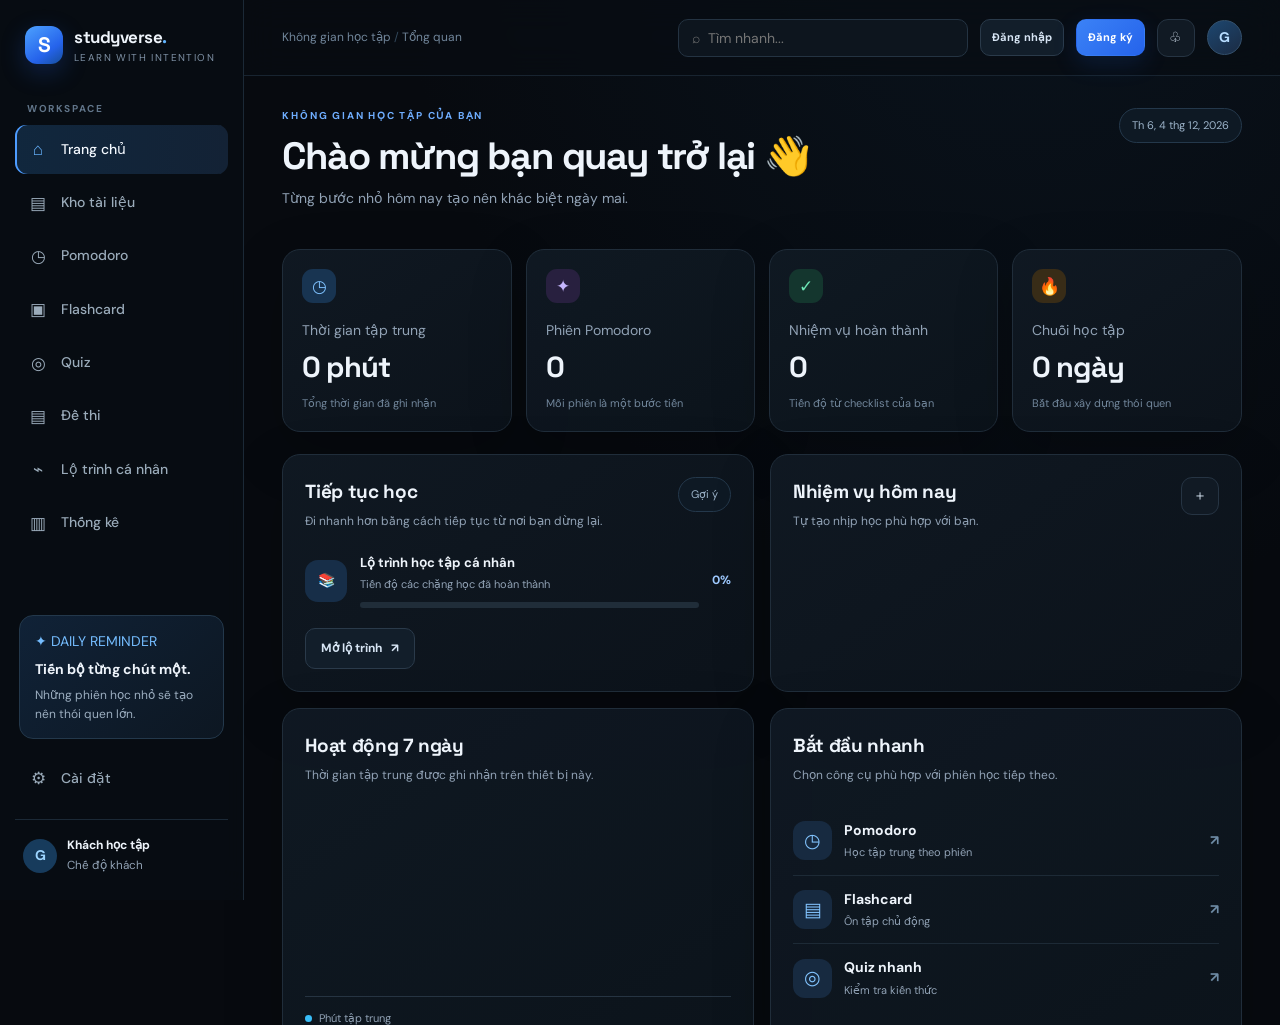
<file: index.html>
<!doctype html>
<html lang="vi">
<head>
  <meta charset="utf-8">
  <meta name="viewport" content="width=device-width, initial-scale=1">
  <meta name="theme-color" content="#080d13">
  <title>Studyverse — Không gian học tập</title>
  <meta http-equiv="refresh" content="0;url=trangchu.html">
</head>
<body>
  <p>Đang mở Studyverse... <a href="trangchu.html">Nhấn vào đây nếu trang không tự chuyển.</a></p>
</body>
</html>
</file>
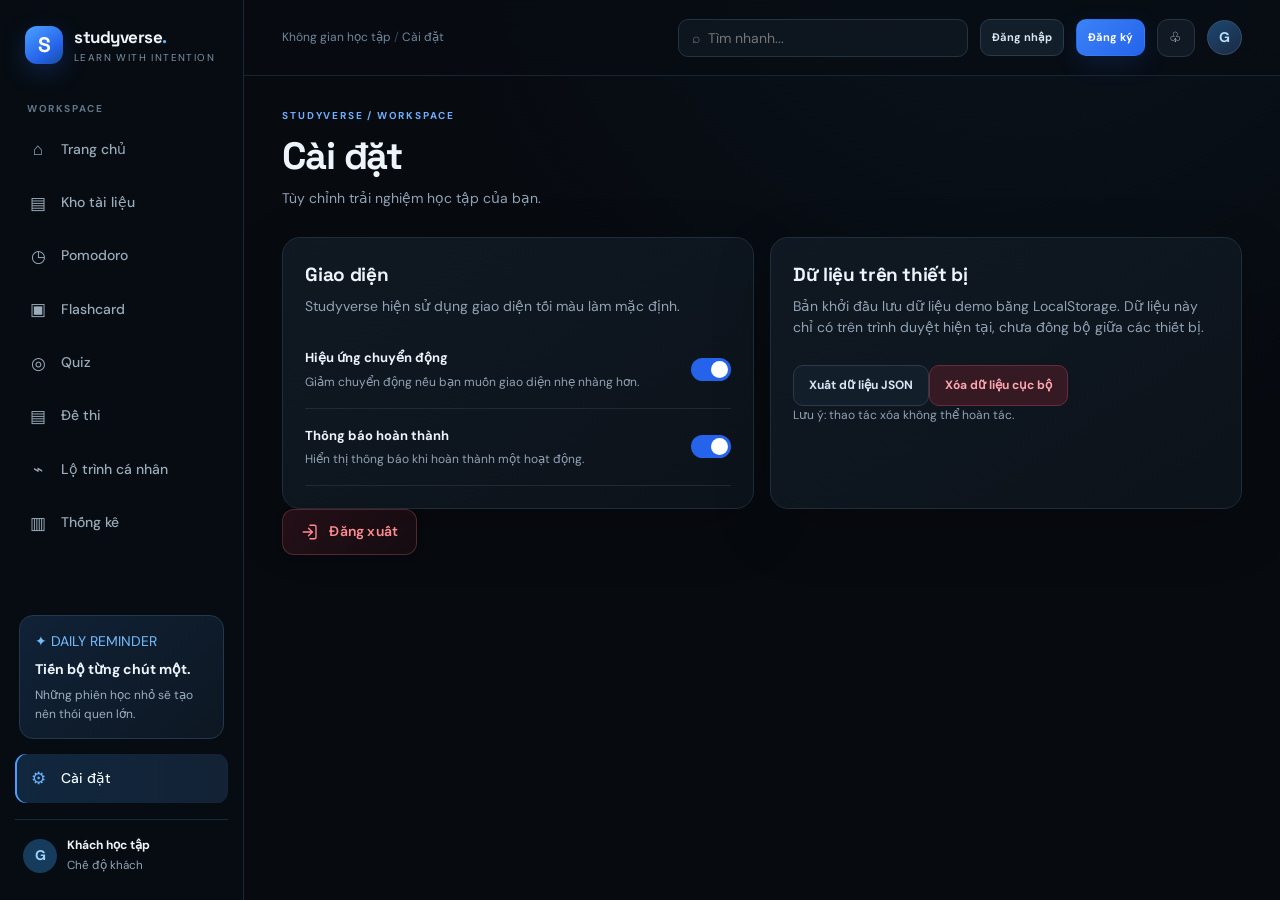
<file: cai-dat.html>
<!doctype html><html lang="vi"><head><meta charset="utf-8"><meta name="viewport" content="width=device-width, initial-scale=1"><title>Cài đặt · Studyverse</title><link rel="stylesheet" href="css/style.css"></head><body data-page="settings"><div id="app-shell"><aside class="sidebar" id="sidebar"></aside><main class="main"><header class="topbar" id="topbar"></header><section class="page-content"><div class="page-heading"><div><div class="eyebrow">STUDYVERSE / WORKSPACE</div><h1>Cài đặt</h1><p class="muted">Tùy chỉnh trải nghiệm học tập của bạn.</p></div></div>
<div class="settings-grid"><section class="panel"><h2>Giao diện</h2><p class="muted">Studyverse hiện sử dụng giao diện tối màu làm mặc định.</p><div class="setting-row"><div><strong>Hiệu ứng chuyển động</strong><p class="small muted">Giảm chuyển động nếu bạn muốn giao diện nhẹ nhàng hơn.</p></div><label class="switch"><input id="motion-toggle" type="checkbox" checked><span></span></label></div><div class="setting-row"><div><strong>Thông báo hoàn thành</strong><p class="small muted">Hiển thị thông báo khi hoàn thành một hoạt động.</p></div><label class="switch"><input id="toast-toggle" type="checkbox" checked><span></span></label></div></section><section class="panel"><h2>Dữ liệu trên thiết bị</h2><p class="muted">Bản khởi đầu lưu dữ liệu demo bằng LocalStorage. Dữ liệu này chỉ có trên trình duyệt hiện tại, chưa đồng bộ giữa các thiết bị.</p><button id="export-data" class="button button-secondary">Xuất dữ liệu JSON</button><button id="clear-data" class="button button-danger">Xóa dữ liệu cục bộ</button><p class="small muted">Lưu ý: thao tác xóa không thể hoàn tác.</p></section></div>
<div class="logout-container">

 <button
  id="logout-button"
  type="button"
  class="logout-button"
>
  <svg
    width="18"
    height="18"
    viewBox="0 0 24 24"
    fill="none"
    stroke="currentColor"
    stroke-width="1.8"
    stroke-linecap="round"
    stroke-linejoin="round"
    aria-hidden="true"
  >
    <path d="M10 17l5-5-5-5"></path>
    <path d="M15 12H3"></path>
    <path d="M12 3h6a2 2 0 0 1 2 2v14a2 2 0 0 1-2 2h-6"></path>
  </svg>

  <span>Đăng xuất</span>
</button>
</div>

</section>
</div>
</section>
</main>
</div>

<div id="toast-root" class="toast-root"></div>

<script src="js/app.js"></script>
<script src="js/pages.js"></script>

<script>
  document.getElementById("logout-button").addEventListener("click", function () {
    if (confirm("Bạn có chắc chắn muốn đăng xuất không?")) {
      localStorage.removeItem("sv_user");
      window.location.href = "./dang-nhap.html";
    }
  });
</script>

</body>
</html>
</file>
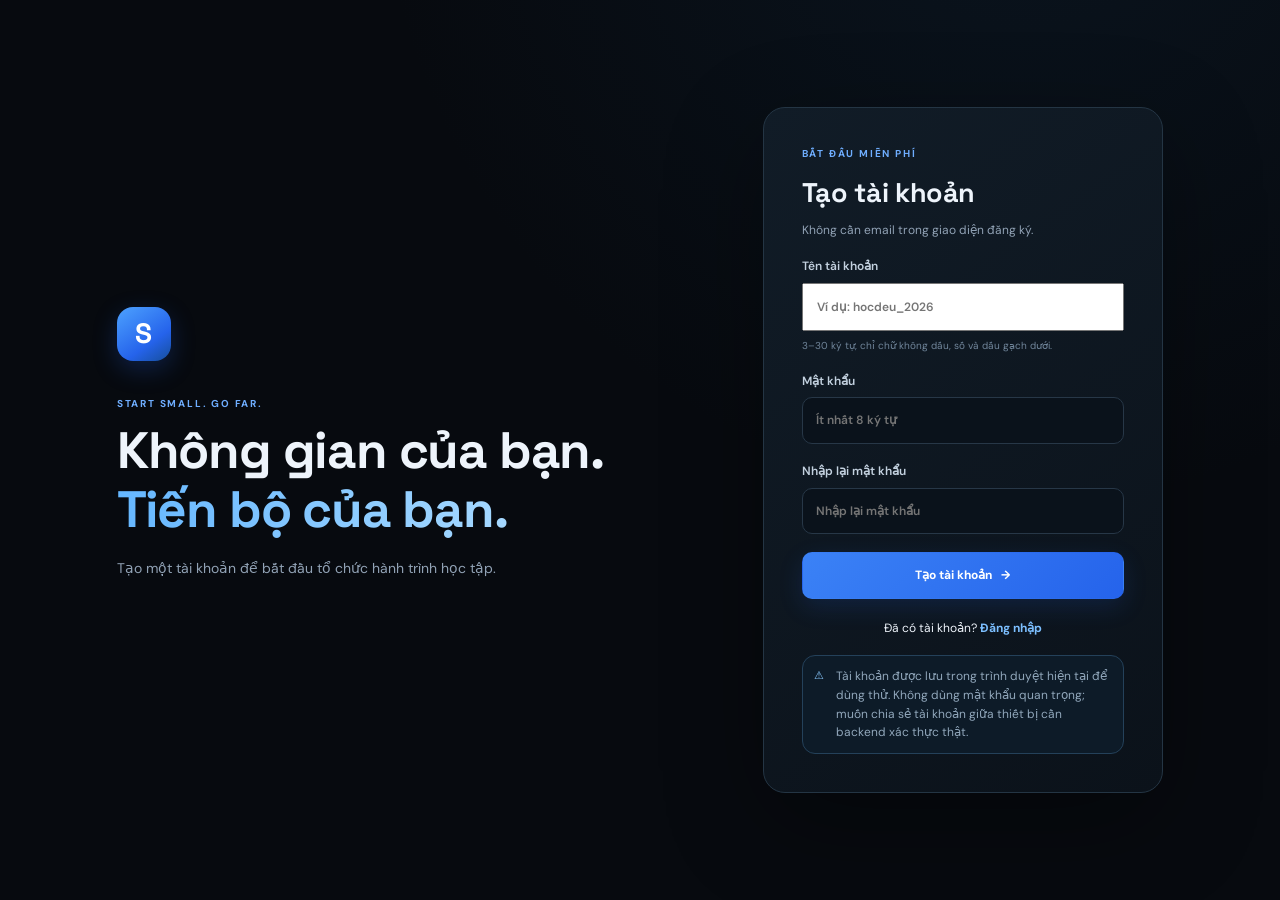
<file: dang-ky.html>
<!doctype html><html lang="vi"><head><meta charset="utf-8"><meta name="viewport" content="width=device-width, initial-scale=1"><title>Đăng ký · Studyverse</title><link rel="stylesheet" href="css/style.css"></head><body data-page="register" class="auth-page"><div id="toast-root" class="toast-root"></div>
<div class="auth-layout"><div class="auth-brand"><div class="brand-mark large">S</div><div class="eyebrow">START SMALL. GO FAR.</div><h1>Không gian của bạn.<br><span class="text-gradient">Tiến bộ của bạn.</span></h1><p class="muted">Tạo một tài khoản để bắt đầu tổ chức hành trình học tập.</p></div><section class="auth-card"><div class="eyebrow">BẮT ĐẦU MIỄN PHÍ</div><h2>Tạo tài khoản</h2><p class="muted">Không cần email trong giao diện đăng ký.</p><form id="register-form"><label class="field-label">Tên tài khoản<input id="register-username" autocomplete="username" required minlength="3" maxlength="30" pattern="[A-Za-z0-9_]+" placeholder="Ví dụ: hocdeu_2026"><small>3–30 ký tự, chỉ chữ không dấu, số và dấu gạch dưới.</small></label><label class="field-label">Mật khẩu<input id="register-password" type="password" autocomplete="new-password" required minlength="8" placeholder="Ít nhất 8 ký tự"></label><label class="field-label">Nhập lại mật khẩu<input id="register-confirm" type="password" autocomplete="new-password" required minlength="8" placeholder="Nhập lại mật khẩu"></label><div id="auth-message" class="form-message hidden"></div><button class="button button-primary button-full" type="submit">Tạo tài khoản <span>→</span></button></form><p class="auth-switch">Đã có tài khoản? <a href="dang-nhap.html">Đăng nhập</a></p><div class="notice compact"><span>⚠</span><p>Tài khoản được lưu trong trình duyệt hiện tại để dùng thử. Không dùng mật khẩu quan trọng; muốn chia sẻ tài khoản giữa thiết bị cần backend xác thực thật.</p></div></section></div>
<script src="js/app.js"></script>
<script src="js/auth.js"></script>
</file>
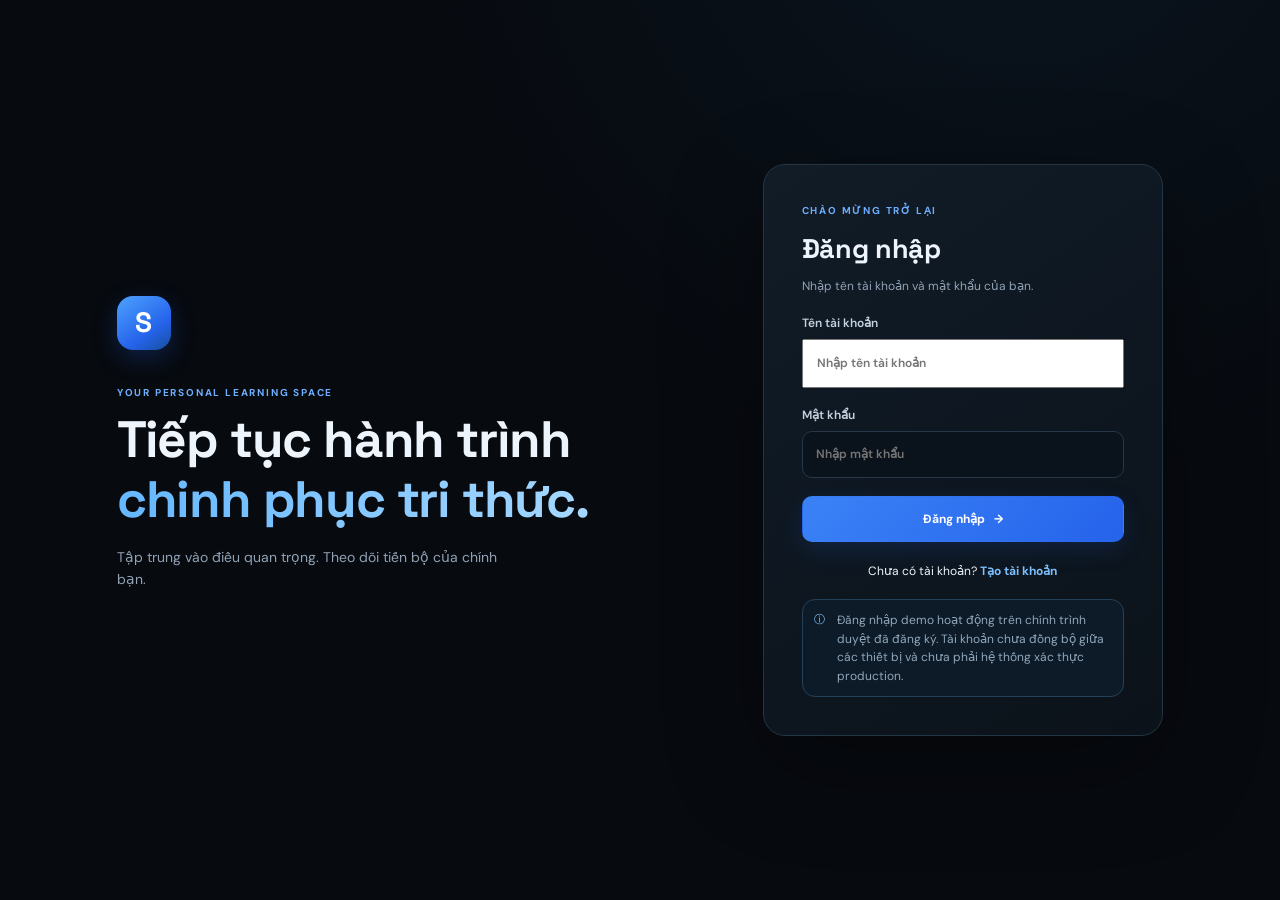
<file: dang-nhap.html>
<!doctype html><html lang="vi"><head><meta charset="utf-8"><meta name="viewport" content="width=device-width, initial-scale=1"><title>Đăng nhập · Studyverse</title><link rel="stylesheet" href="css/style.css"></head><body data-page="login" class="auth-page"><div id="toast-root" class="toast-root"></div>
<div class="auth-layout"><div class="auth-brand"><div class="brand-mark large">S</div><div class="eyebrow">YOUR PERSONAL LEARNING SPACE</div><h1>Tiếp tục hành trình<br><span class="text-gradient">chinh phục tri thức.</span></h1><p class="muted">Tập trung vào điều quan trọng. Theo dõi tiến bộ của chính bạn.</p></div><section class="auth-card"><div class="eyebrow">CHÀO MỪNG TRỞ LẠI</div><h2>Đăng nhập</h2><p class="muted">Nhập tên tài khoản và mật khẩu của bạn.</p><form id="login-form"><label class="field-label">Tên tài khoản<input id="login-username" autocomplete="username" required minlength="3" maxlength="30" placeholder="Nhập tên tài khoản"></label><label class="field-label">Mật khẩu<input id="login-password" type="password" autocomplete="current-password" required placeholder="Nhập mật khẩu"></label><div id="auth-message" class="form-message hidden"></div><button class="button button-primary button-full" type="submit">Đăng nhập <span>→</span></button></form><p class="auth-switch">Chưa có tài khoản? <a href="dang-ky.html">Tạo tài khoản</a></p><div class="notice compact"><span>ⓘ</span><p>Đăng nhập demo hoạt động trên chính trình duyệt đã đăng ký. Tài khoản chưa đồng bộ giữa các thiết bị và chưa phải hệ thống xác thực production.</p></div></section></div>
<script src="js/app.js"></script>
<script src="js/auth.js"></script>
</file>
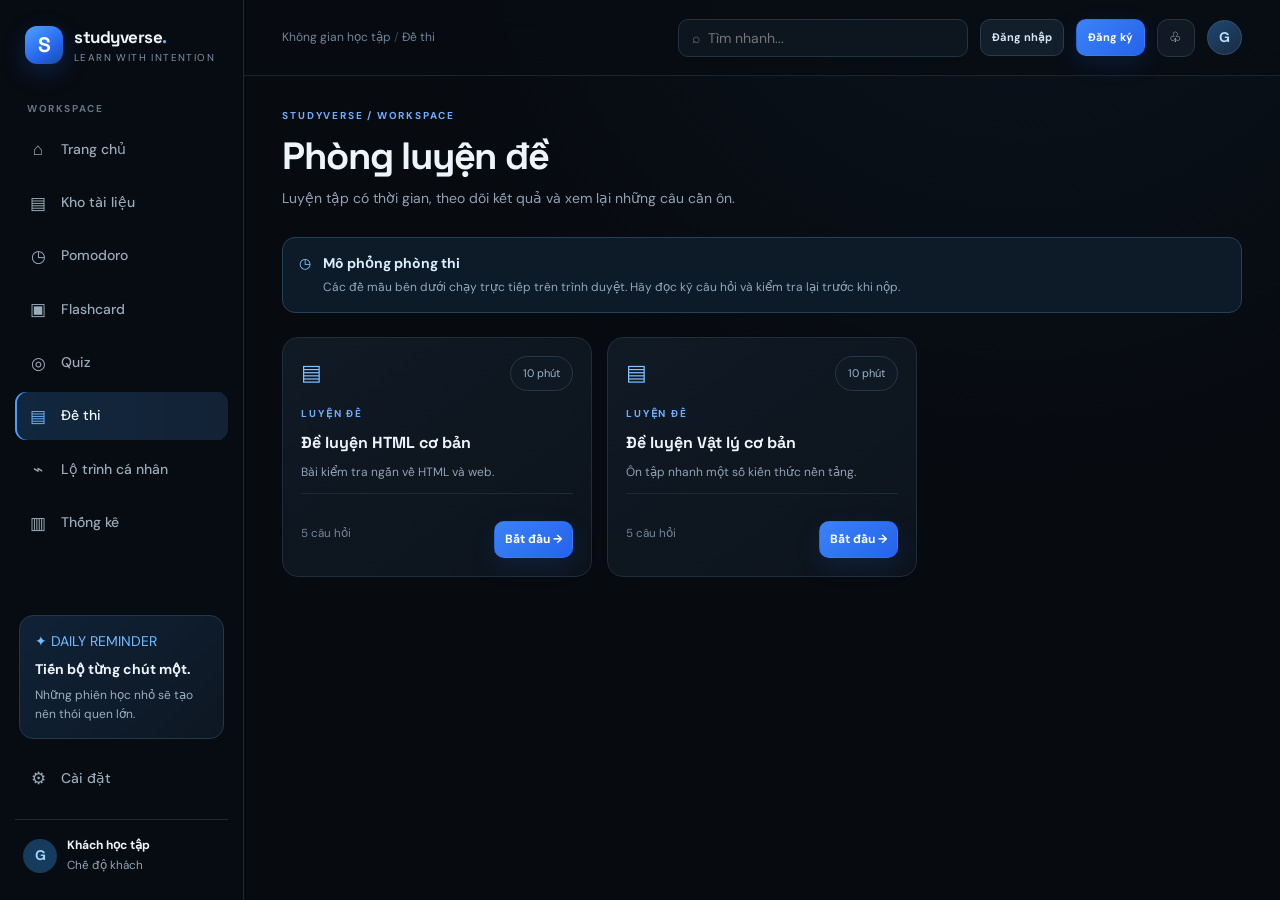
<file: de-thi.html>
<!doctype html><html lang="vi"><head><meta charset="utf-8"><meta name="viewport" content="width=device-width, initial-scale=1"><title>Phòng luyện đề · Studyverse</title><link rel="stylesheet" href="css/style.css"></head><body data-page="exam"><div id="app-shell"><aside class="sidebar" id="sidebar"></aside><main class="main"><header class="topbar" id="topbar"></header><section class="page-content"><div class="page-heading"><div><div class="eyebrow">STUDYVERSE / WORKSPACE</div><h1>Phòng luyện đề</h1><p class="muted">Luyện tập có thời gian, theo dõi kết quả và xem lại những câu cần ôn.</p></div></div>
<div id="exam-list-view"><div class="notice"><span>◷</span><div><strong>Mô phỏng phòng thi</strong><p>Các đề mẫu bên dưới chạy trực tiếp trên trình duyệt. Hãy đọc kỹ câu hỏi và kiểm tra lại trước khi nộp.</p></div></div><div id="exam-grid" class="quiz-grid"></div></div>
<section id="exam-run-view" class="panel hidden"><div class="exam-header"><div><span class="tag">ĐANG LÀM BÀI</span><h2 id="exam-title"></h2></div><div class="timer-chip" id="exam-timer">10:00</div></div><div class="exam-body"><aside class="question-nav"><strong>Danh sách câu</strong><div id="exam-question-nav" class="question-nav-grid"></div><p class="small muted">Màu xanh: đã chọn đáp án.</p></aside><div class="exam-question-area"><div class="muted" id="exam-question-count"></div><h3 id="exam-question"></h3><div id="exam-options" class="quiz-options"></div><div class="quiz-actions"><button id="exam-prev" class="button button-secondary">← Trước</button><button id="exam-next" class="button button-primary">Tiếp →</button></div></div></div><div class="exam-submit-row"><span class="muted" id="exam-answered-count">0 câu đã trả lời</span><button id="exam-submit" class="button button-primary">Nộp bài</button></div></section>
<section id="exam-result-view" class="panel result-panel hidden"><div class="result-symbol">✓</div><div class="eyebrow">KẾT QUẢ BÀI THI</div><h2 id="exam-result-title">Bạn đã hoàn thành!</h2><div class="result-score" id="exam-score">0%</div><p id="exam-result-detail" class="muted"></p><div id="exam-review" class="review-list"></div><button id="exam-back" class="button button-primary">Về danh sách đề</button></section>
</section></main></div><div id="toast-root" class="toast-root"></div><script src="js/app.js"></script><script src="js/pages.js"></script></body></html>
</file>
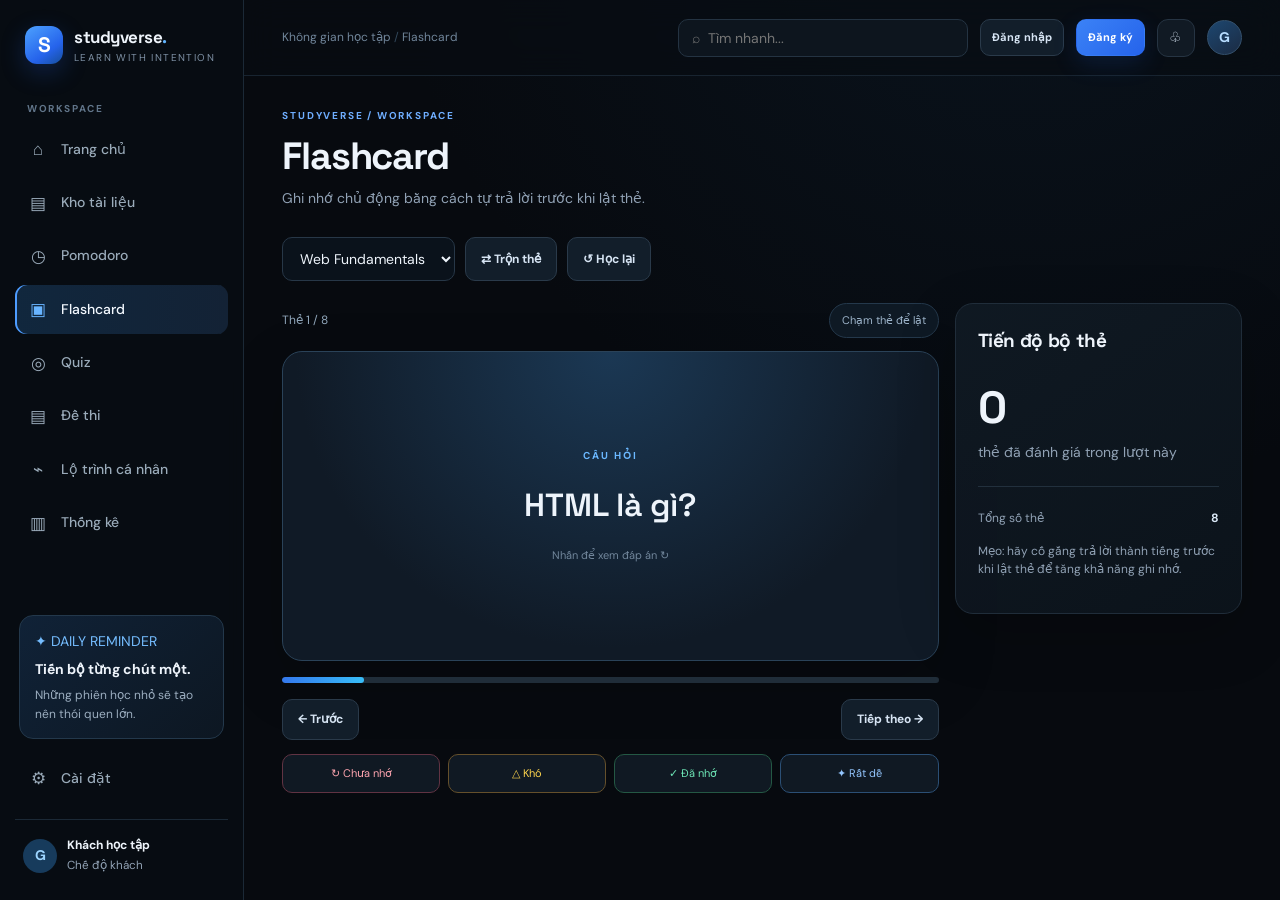
<file: flashcard.html>
<!doctype html><html lang="vi"><head><meta charset="utf-8"><meta name="viewport" content="width=device-width, initial-scale=1"><title>Flashcard · Studyverse</title><link rel="stylesheet" href="css/style.css"></head><body data-page="flashcard"><div id="app-shell"><aside class="sidebar" id="sidebar"></aside><main class="main"><header class="topbar" id="topbar"></header><section class="page-content"><div class="page-heading"><div><div class="eyebrow">STUDYVERSE / WORKSPACE</div><h1>Flashcard</h1><p class="muted">Ghi nhớ chủ động bằng cách tự trả lời trước khi lật thẻ.</p></div></div>
<div class="toolbar"><select id="deck-select" class="select-input"><option value="web">Web Fundamentals</option><option value="english">English Vocabulary</option><option value="physics">Vật lý cơ bản</option></select><button id="shuffle-cards" class="button button-secondary">⇄ Trộn thẻ</button><button id="reset-cards" class="button button-secondary">↺ Học lại</button></div>
<div class="flash-layout"><section class="flash-main"><div class="flash-meta"><span id="flash-counter">Thẻ 1 / 8</span><span class="tag">Chạm thẻ để lật</span></div><button id="flashcard" class="flashcard" aria-label="Lật flashcard"><span class="flash-label" id="flash-label">CÂU HỎI</span><span class="flash-question" id="flash-question"></span><span class="flash-hint">Nhấn để xem đáp án ↻</span></button><div class="progress flash-progress"><span id="flash-progress-bar" style="width:0%"></span></div><div class="flash-controls"><button class="button button-secondary" id="flash-prev">← Trước</button><button class="button button-secondary" id="flash-next">Tiếp theo →</button></div><div class="rating-row"><button class="rating-button no" data-rating="again">↻ Chưa nhớ</button><button class="rating-button hard" data-rating="hard">△ Khó</button><button class="rating-button good" data-rating="good">✓ Đã nhớ</button><button class="rating-button easy" data-rating="easy">✦ Rất dễ</button></div></section><aside class="panel flash-side"><h2>Tiến độ bộ thẻ</h2><div class="focus-number" id="flash-learned">0</div><p class="muted">thẻ đã đánh giá trong lượt này</p><div class="divider"></div><div class="mini-stat"><span>Tổng số thẻ</span><strong id="flash-total">8</strong></div><p class="small muted">Mẹo: hãy cố gắng trả lời thành tiếng trước khi lật thẻ để tăng khả năng ghi nhớ.</p></aside></div>
</section></main></div><div id="toast-root" class="toast-root"></div><script src="js/app.js"></script><script src="js/pages.js"></script></body></html>
</file>
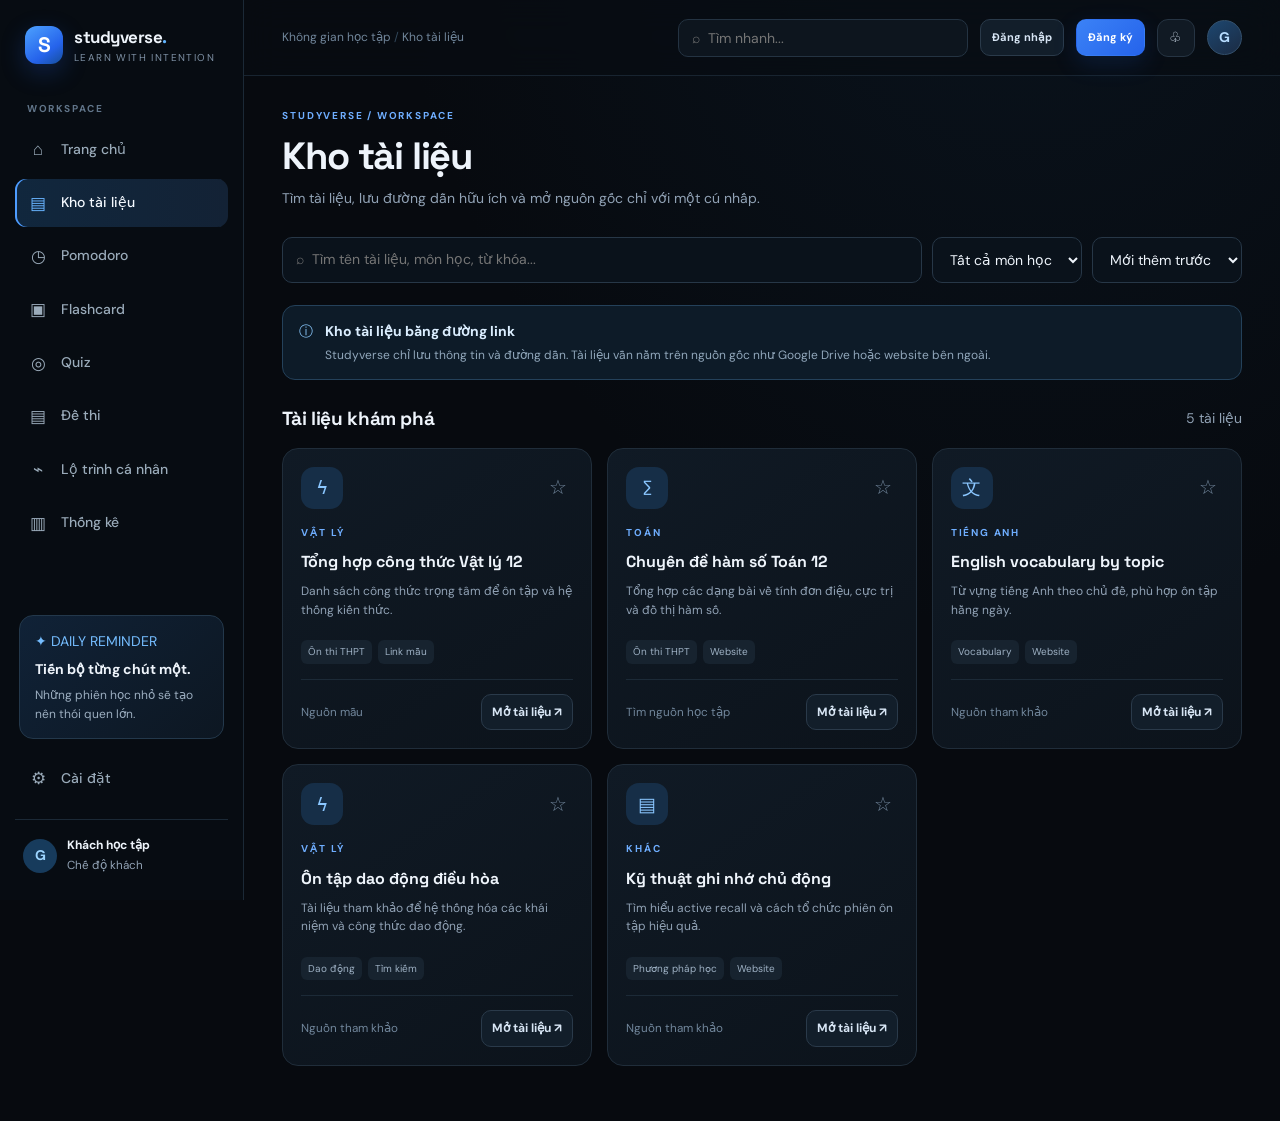
<file: kho-tai-lieu.html>
<!doctype html><html lang="vi"><head><meta charset="utf-8"><meta name="viewport" content="width=device-width, initial-scale=1"><title>Kho tài liệu · Studyverse</title><link rel="stylesheet" href="css/style.css"></head><body data-page="documents"><div id="app-shell"><aside class="sidebar" id="sidebar"></aside><main class="main"><header class="topbar" id="topbar"></header><section class="page-content"><div class="page-heading"><div><div class="eyebrow">STUDYVERSE / WORKSPACE</div><h1>Kho tài liệu</h1><p class="muted">Tìm tài liệu, lưu đường dẫn hữu ích và mở nguồn gốc chỉ với một cú nhấp.</p></div></div>
<div class="toolbar"><input id="doc-search" class="search-input" type="search" placeholder="⌕  Tìm tên tài liệu, môn học, từ khóa..."><select id="doc-category" class="select-input"><option value="">Tất cả môn học</option><option>Toán</option><option>Vật lý</option><option>Tiếng Anh</option><option>Tin học</option><option>Lập trình</option><option>Khác</option></select><select id="doc-sort" class="select-input"><option value="newest">Mới thêm trước</option><option value="az">Tên A–Z</option></select></div>
<div class="notice"><span>ⓘ</span><div><strong>Kho tài liệu bằng đường link</strong><p>Studyverse chỉ lưu thông tin và đường dẫn. Tài liệu vẫn nằm trên nguồn gốc như Google Drive hoặc website bên ngoài.</p></div></div>
<div class="section-title-row"><h2>Tài liệu khám phá</h2><span id="doc-count" class="muted"></span></div><div id="document-grid" class="document-grid"></div>
</section></main></div><div id="toast-root" class="toast-root"></div><script src="js/app.js"></script><script src="js/pages.js"></script></body></html>
</file>
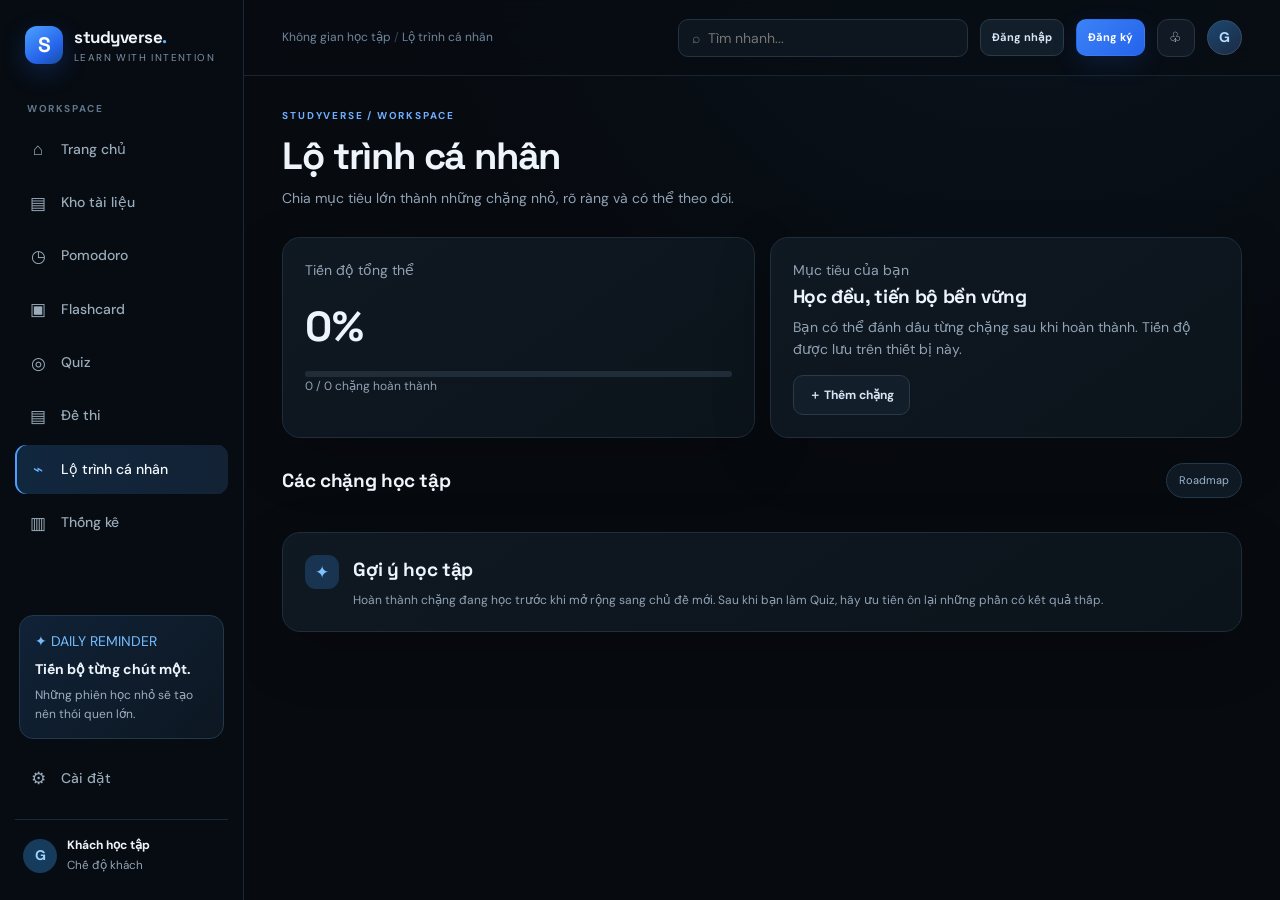
<file: lo-trinh.html>
<!doctype html><html lang="vi"><head><meta charset="utf-8"><meta name="viewport" content="width=device-width, initial-scale=1"><title>Lộ trình cá nhân · Studyverse</title><link rel="stylesheet" href="css/style.css"></head><body data-page="roadmap"><div id="app-shell"><aside class="sidebar" id="sidebar"></aside><main class="main"><header class="topbar" id="topbar"></header><section class="page-content"><div class="page-heading"><div><div class="eyebrow">STUDYVERSE / WORKSPACE</div><h1>Lộ trình cá nhân</h1><p class="muted">Chia mục tiêu lớn thành những chặng nhỏ, rõ ràng và có thể theo dõi.</p></div></div>
<div class="roadmap-summary"><div class="panel"><span class="muted">Tiến độ tổng thể</span><div class="roadmap-big" id="roadmap-percent">0%</div><div class="progress"><span id="roadmap-progress" style="width:0%"></span></div><p class="small muted" id="roadmap-count">0 / 0 chặng hoàn thành</p></div><div class="panel"><span class="muted">Mục tiêu của bạn</span><h2>Học đều, tiến bộ bền vững</h2><p class="muted">Bạn có thể đánh dấu từng chặng sau khi hoàn thành. Tiến độ được lưu trên thiết bị này.</p><button id="roadmap-add" class="button button-secondary">＋ Thêm chặng</button></div></div>
<div class="section-title-row"><h2>Các chặng học tập</h2><span class="tag">Roadmap</span></div><div id="roadmap-list" class="roadmap-list"></div>
<div class="panel recommendation"><div class="stat-icon blue">✦</div><div><h2>Gợi ý học tập</h2><p class="muted">Hoàn thành chặng đang học trước khi mở rộng sang chủ đề mới. Sau khi bạn làm Quiz, hãy ưu tiên ôn lại những phần có kết quả thấp.</p></div></div>
</section></main></div><div id="toast-root" class="toast-root"></div><script src="js/app.js"></script><script src="js/pages.js"></script></body></html>
</file>
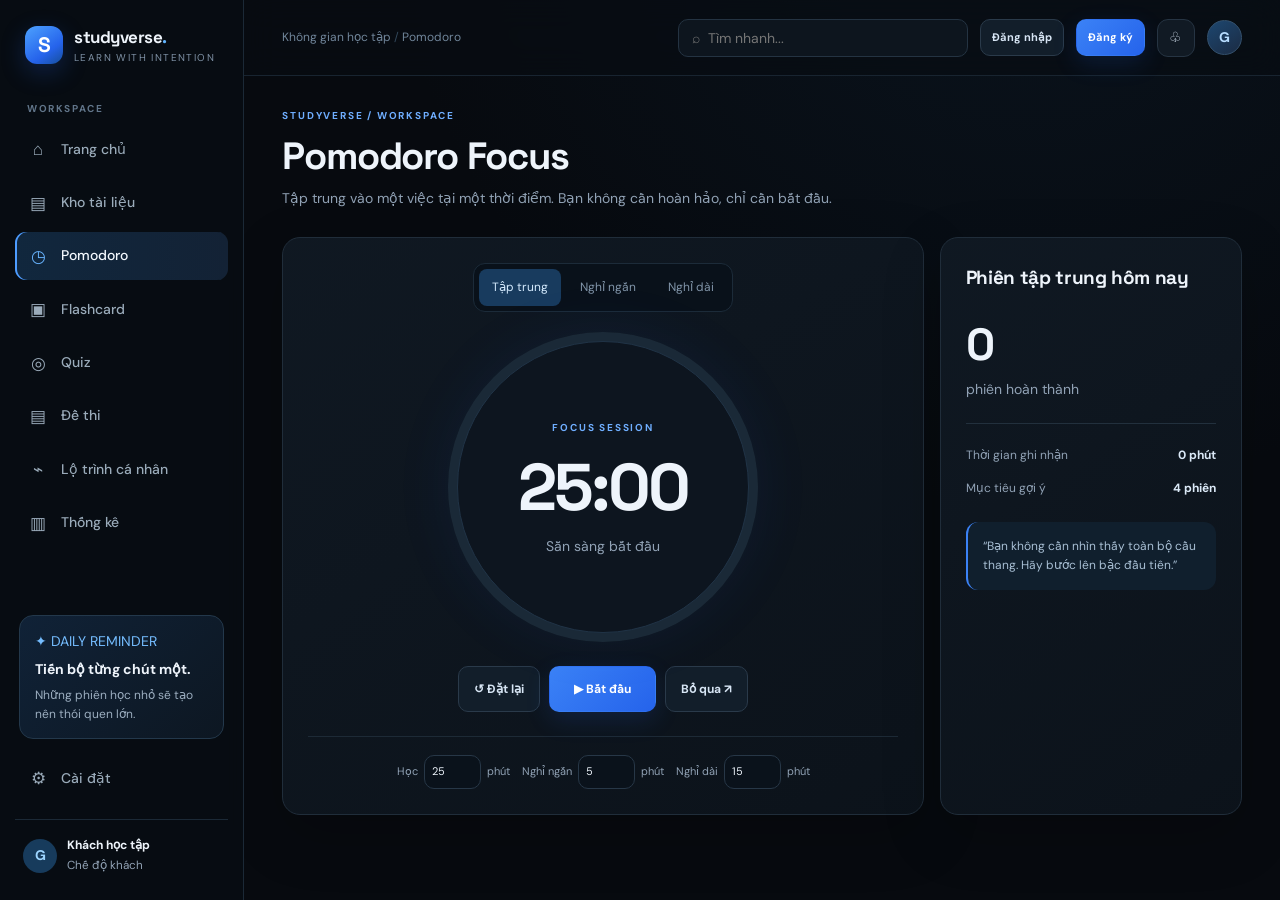
<file: pomodoro.html>
<!doctype html><html lang="vi"><head><meta charset="utf-8"><meta name="viewport" content="width=device-width, initial-scale=1"><title>Pomodoro Focus · Studyverse</title><link rel="stylesheet" href="css/style.css"></head><body data-page="pomodoro"><div id="app-shell"><aside class="sidebar" id="sidebar"></aside><main class="main"><header class="topbar" id="topbar"></header><section class="page-content"><div class="page-heading"><div><div class="eyebrow">STUDYVERSE / WORKSPACE</div><h1>Pomodoro Focus</h1><p class="muted">Tập trung vào một việc tại một thời điểm. Bạn không cần hoàn hảo, chỉ cần bắt đầu.</p></div></div>
<div class="focus-layout"><section class="panel timer-panel"><div class="timer-tabs"><button class="timer-tab active" data-mode="focus">Tập trung</button><button class="timer-tab" data-mode="short">Nghỉ ngắn</button><button class="timer-tab" data-mode="long">Nghỉ dài</button></div><div class="timer-ring" id="timer-ring"><div class="timer-inner"><span class="eyebrow" id="timer-mode-label">FOCUS SESSION</span><div class="timer-display" id="timer-display">25:00</div><div class="muted" id="timer-status">Sẵn sàng bắt đầu</div></div></div><div class="timer-controls"><button id="timer-reset" class="button button-secondary">↺ Đặt lại</button><button id="timer-start" class="button button-primary button-large">▶ Bắt đầu</button><button id="timer-skip" class="button button-secondary">Bỏ qua ↗</button></div><div class="timer-settings"><label>Học <input id="focus-minutes" type="number" min="1" max="120" value="25"> phút</label><label>Nghỉ ngắn <input id="short-minutes" type="number" min="1" max="30" value="5"> phút</label><label>Nghỉ dài <input id="long-minutes" type="number" min="1" max="60" value="15"> phút</label></div></section><aside class="panel focus-aside"><h2>Phiên tập trung hôm nay</h2><div class="focus-number" id="focus-count">0</div><p class="muted">phiên hoàn thành</p><div class="divider"></div><div class="mini-stat"><span>Thời gian ghi nhận</span><strong id="focus-total">0 phút</strong></div><div class="mini-stat"><span>Mục tiêu gợi ý</span><strong>4 phiên</strong></div><div class="quote-card">“Bạn không cần nhìn thấy toàn bộ cầu thang. Hãy bước lên bậc đầu tiên.”</div></aside></div>
</section></main></div><div id="toast-root" class="toast-root"></div><script src="js/app.js"></script><script src="js/pages.js"></script></body></html>
</file>
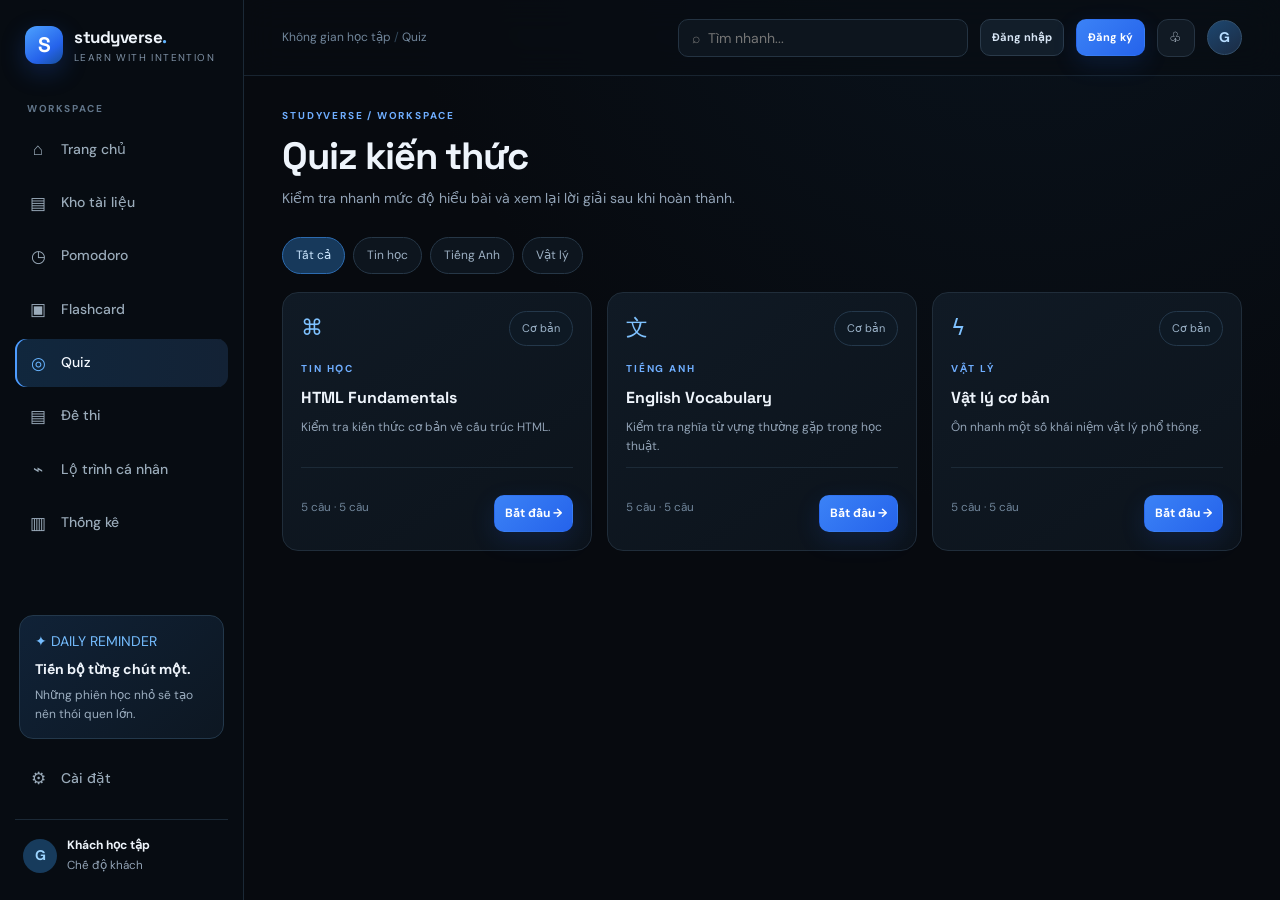
<file: quiz.html>
<!doctype html><html lang="vi"><head><meta charset="utf-8"><meta name="viewport" content="width=device-width, initial-scale=1"><title>Quiz kiến thức · Studyverse</title><link rel="stylesheet" href="css/style.css"></head><body data-page="quiz"><div id="app-shell"><aside class="sidebar" id="sidebar"></aside><main class="main"><header class="topbar" id="topbar"></header><section class="page-content"><div class="page-heading"><div><div class="eyebrow">STUDYVERSE / WORKSPACE</div><h1>Quiz kiến thức</h1><p class="muted">Kiểm tra nhanh mức độ hiểu bài và xem lại lời giải sau khi hoàn thành.</p></div></div>
<div id="quiz-list-view"><div class="filter-pills" id="quiz-filters"><button class="filter-pill active" data-filter="all">Tất cả</button><button class="filter-pill" data-filter="Tin học">Tin học</button><button class="filter-pill" data-filter="Tiếng Anh">Tiếng Anh</button><button class="filter-pill" data-filter="Vật lý">Vật lý</button></div><div id="quiz-grid" class="quiz-grid"></div></div>
<section id="quiz-run-view" class="panel quiz-run hidden"><div class="quiz-top"><span class="tag" id="quiz-subject">Tin học</span><span id="quiz-progress-label" class="muted">Câu 1/5</span><span id="quiz-timer" class="timer-chip">∞ Không giới hạn</span></div><div class="progress"><span id="quiz-progress-bar" style="width:0%"></span></div><h2 id="quiz-question" class="question-title"></h2><div id="quiz-options" class="quiz-options"></div><div class="quiz-actions"><button id="quiz-exit" class="button button-secondary">← Thoát</button><button id="quiz-next" class="button button-primary">Câu tiếp theo →</button></div></section>
<section id="quiz-result-view" class="panel result-panel hidden"><div class="result-symbol">✦</div><div class="eyebrow">KẾT QUẢ CỦA BẠN</div><h2 id="quiz-result-title">Hoàn thành Quiz!</h2><div class="result-score" id="quiz-score">0%</div><p id="quiz-result-detail" class="muted"></p><div id="quiz-review" class="review-list"></div><div class="button-row"><button id="quiz-retry" class="button button-primary">Làm lại</button><button id="quiz-back" class="button button-secondary">Danh sách Quiz</button></div></section>
</section></main></div><div id="toast-root" class="toast-root"></div><script src="js/app.js"></script><script src="js/pages.js"></script></body></html>
</file>
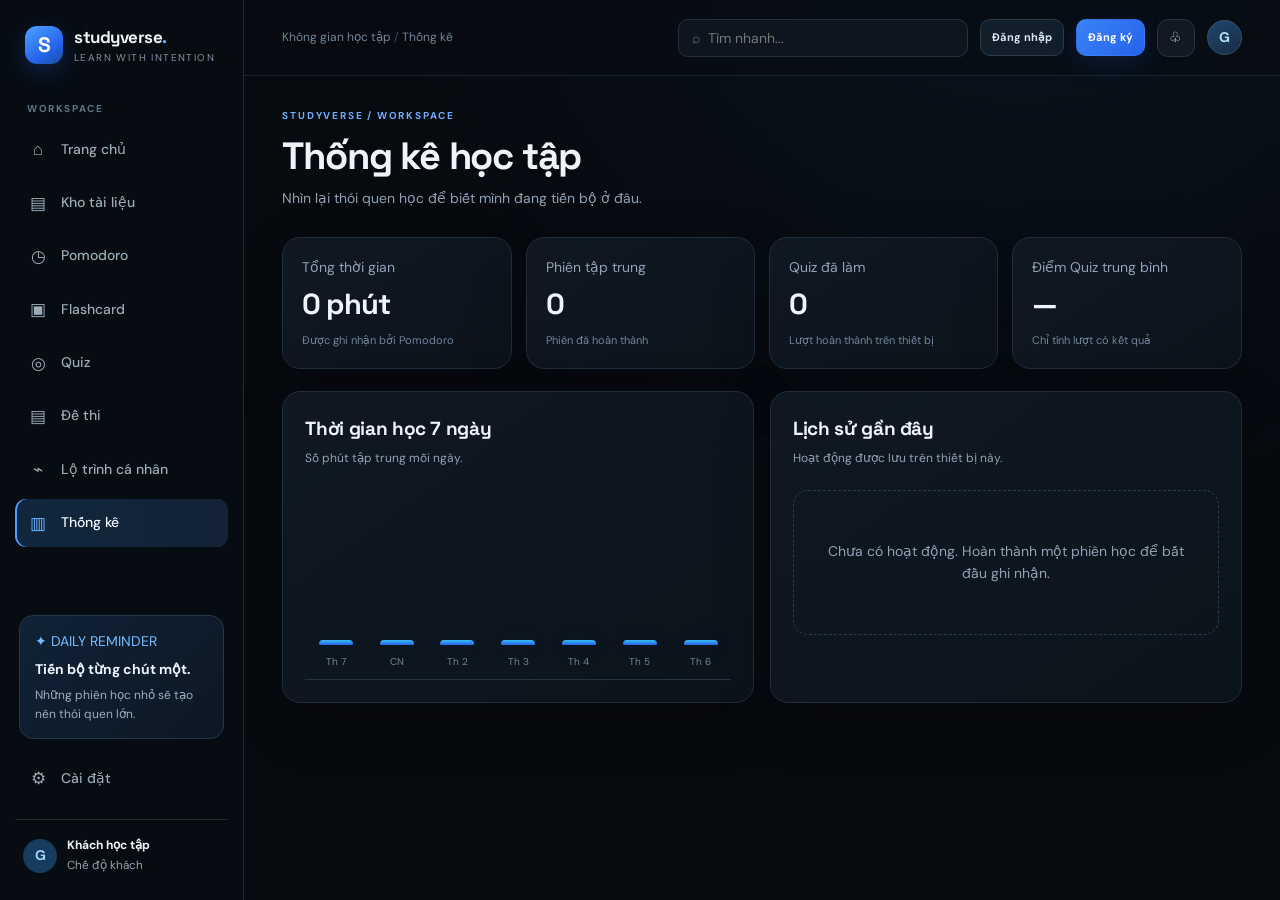
<file: thong-ke.html>
<!doctype html><html lang="vi"><head><meta charset="utf-8"><meta name="viewport" content="width=device-width, initial-scale=1"><title>Thống kê học tập · Studyverse</title><link rel="stylesheet" href="css/style.css"></head><body data-page="statistics"><div id="app-shell"><aside class="sidebar" id="sidebar"></aside><main class="main"><header class="topbar" id="topbar"></header><section class="page-content"><div class="page-heading"><div><div class="eyebrow">STUDYVERSE / WORKSPACE</div><h1>Thống kê học tập</h1><p class="muted">Nhìn lại thói quen học để biết mình đang tiến bộ ở đâu.</p></div></div>
<div class="stats-grid"><article class="stat-card"><div class="muted">Tổng thời gian</div><div class="stat-value" id="stats-focus">0 phút</div><div class="stat-foot">Được ghi nhận bởi Pomodoro</div></article><article class="stat-card"><div class="muted">Phiên tập trung</div><div class="stat-value" id="stats-pomodoros">0</div><div class="stat-foot">Phiên đã hoàn thành</div></article><article class="stat-card"><div class="muted">Quiz đã làm</div><div class="stat-value" id="stats-quizzes">0</div><div class="stat-foot">Lượt hoàn thành trên thiết bị</div></article><article class="stat-card"><div class="muted">Điểm Quiz trung bình</div><div class="stat-value" id="stats-average">—</div><div class="stat-foot">Chỉ tính lượt có kết quả</div></article></div>
<div class="content-grid two-col"><section class="panel"><div class="panel-heading"><div><h2>Thời gian học 7 ngày</h2><p class="muted">Số phút tập trung mỗi ngày.</p></div></div><div id="stats-chart" class="weekly-chart"></div></section><section class="panel"><div class="panel-heading"><div><h2>Lịch sử gần đây</h2><p class="muted">Hoạt động được lưu trên thiết bị này.</p></div></div><div id="stats-history" class="activity-list"></div></section></div>
</section></main></div><div id="toast-root" class="toast-root"></div><script src="js/app.js"></script><script src="js/pages.js"></script></body></html>
</file>
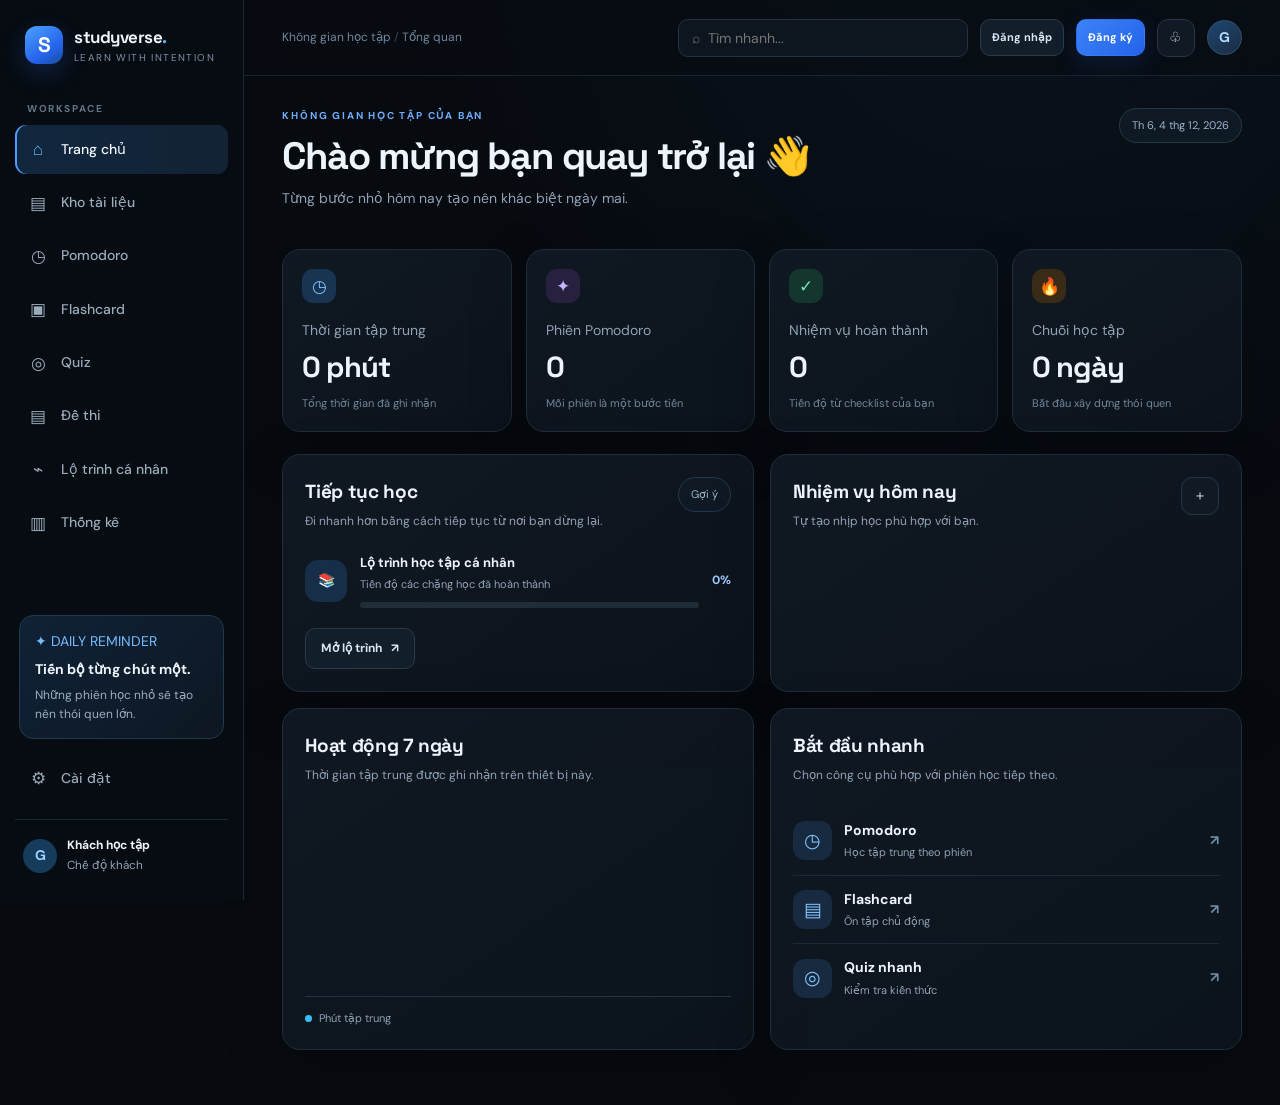
<file: trangchu.html>
<!doctype html>
<html lang="vi"><head><meta charset="utf-8"><meta name="viewport" content="width=device-width, initial-scale=1"><title>Trang chủ · Studyverse</title><link rel="stylesheet" href="css/style.css"></head>
<body data-page="home">
<div id="app-shell">
  <aside class="sidebar" id="sidebar"></aside>
  <main class="main">
    <header class="topbar" id="topbar"></header>
    <section class="page-content">
      <div class="welcome-row"><div><div class="eyebrow">KHÔNG GIAN HỌC TẬP CỦA BẠN</div><h1 id="welcome-title">Chào mừng bạn quay trở lại 👋</h1><p class="muted">Từng bước nhỏ hôm nay tạo nên khác biệt ngày mai.</p></div><div class="date-pill" id="today-date"></div></div>
      <div class="stats-grid">
        <article class="stat-card"><div class="stat-icon blue">◷</div><div class="muted">Thời gian tập trung</div><div class="stat-value" id="stat-focus">0 phút</div><div class="stat-foot">Tổng thời gian đã ghi nhận</div></article>
        <article class="stat-card"><div class="stat-icon violet">✦</div><div class="muted">Phiên Pomodoro</div><div class="stat-value" id="stat-pomodoros">0</div><div class="stat-foot">Mỗi phiên là một bước tiến</div></article>
        <article class="stat-card"><div class="stat-icon green">✓</div><div class="muted">Nhiệm vụ hoàn thành</div><div class="stat-value" id="stat-tasks">0</div><div class="stat-foot">Tiến độ từ checklist của bạn</div></article>
        <article class="stat-card"><div class="stat-icon amber">🔥</div><div class="muted">Chuỗi học tập</div><div class="stat-value" id="stat-streak">0 ngày</div><div class="stat-foot">Bắt đầu xây dựng thói quen</div></article>
      </div>
      <div class="content-grid two-col">
        <section class="panel">
          <div class="panel-heading"><div><h2>Tiếp tục học</h2><p class="muted">Đi nhanh hơn bằng cách tiếp tục từ nơi bạn dừng lại.</p></div><span class="tag">Gợi ý</span></div>
         <div class="course-row">
  <div class="course-mark">📚</div>
  <div class="course-info">
    <strong>Lộ trình học tập cá nhân</strong>
    <span class="muted">Tiến độ các chặng học đã hoàn thành</span>
    <div class="progress">
      <span id="home-roadmap-progress" style="width:0%"></span>
    </div>
  </div>
  <strong class="progress-label" id="home-roadmap-percent">0%</strong>
</div>
          <a class="button button-secondary" href="lo-trinh.html">Mở lộ trình <span>↗</span></a>
        </section>
        <section class="panel">
          <div class="panel-heading"><div><h2>Nhiệm vụ hôm nay</h2><p class="muted">Tự tạo nhịp học phù hợp với bạn.</p></div><button class="icon-button" id="add-task" aria-label="Thêm nhiệm vụ">＋</button></div>
          <form id="task-form" class="task-form hidden"><input id="task-input" type="text" placeholder="Ví dụ: Ôn lại chương Dao động" maxlength="100" required><button class="button button-primary" type="submit">Thêm</button></form>
          <div id="task-list" class="task-list"></div>
        </section>
      </div>
      <div class="content-grid two-col lower-grid">
        <section class="panel"><div class="panel-heading"><div><h2>Hoạt động 7 ngày</h2><p class="muted">Thời gian tập trung được ghi nhận trên thiết bị này.</p></div></div><div id="weekly-chart" class="weekly-chart"></div><div class="chart-legend"><span class="legend-dot"></span> Phút tập trung</div></section>
        <section class="panel quick-panel"><div class="panel-heading"><div><h2>Bắt đầu nhanh</h2><p class="muted">Chọn công cụ phù hợp với phiên học tiếp theo.</p></div></div><a class="quick-link" href="pomodoro.html"><span class="quick-icon">◷</span><span><strong>Pomodoro</strong><small>Học tập trung theo phiên</small></span><b>↗</b></a><a class="quick-link" href="flashcard.html"><span class="quick-icon">▤</span><span><strong>Flashcard</strong><small>Ôn tập chủ động</small></span><b>↗</b></a><a class="quick-link" href="quiz.html"><span class="quick-icon">◎</span><span><strong>Quiz nhanh</strong><small>Kiểm tra kiến thức</small></span><b>↗</b></a></section>
      </div>
    </section>
  </main>
</div>
<div id="toast-root" class="toast-root"></div>

<script src="js/app.js"></script>
<script src="js/home.js"></script>

<div style="position:fixed;top:20px;right:20px;z-index:99999;">
 <script src="js/app.js"></script>
<script src="js/home.js"></script>


</body>
</html>
</file>
<file: css/style.css>
@import url('https://fonts.googleapis.com/css2?family=DM+Sans:wght@400;500;600;700&family=Space+Grotesk:wght@400;500;600;700&display=swap');
:root{--bg:#070a0f;--bg2:#0b1119;--panel:#0e1620;--panel2:#111c28;--line:#202d3a;--text:#eef4fb;--muted:#91a2b5;--blue:#3b82f6;--cyan:#38bdf8;--green:#34d399;--amber:#fbbf24;--violet:#a78bfa;--danger:#fb7185;--radius:18px;--shadow:0 20px 60px #0003}
*{box-sizing:border-box}html{scroll-behavior:smooth}body{margin:0;background:radial-gradient(ellipse at 80% -20%,#12304a44,transparent 45%),var(--bg);color:var(--text);font-family:'DM Sans',sans-serif;font-size:14px;line-height:1.55}button,input,select{font:inherit}button,a,select{outline-offset:3px}a{color:inherit;text-decoration:none}button{cursor:pointer}h1,h2,h3,p{margin-top:0}h1,h2,h3,.stat-value,.timer-display,.result-score{font-family:'Space Grotesk',sans-serif}h1{font-size:clamp(28px,3vw,38px);line-height:1.16;letter-spacing:-1.2px;margin-bottom:10px}h2{font-size:19px;letter-spacing:-.35px;margin-bottom:6px}h3{font-size:16px}.muted{color:var(--muted)}.small{font-size:12px}.eyebrow{font-size:10px;font-weight:700;letter-spacing:1.8px;color:#6faeff;margin-bottom:10px}.hidden{display:none!important}
#app-shell{min-height:100vh}.sidebar{width:244px;position:fixed;inset:0 auto 0 0;padding:24px 15px;background:#080d13ed;border-right:1px solid #1b2936;display:flex;flex-direction:column;z-index:20;backdrop-filter:blur(18px)}.brand{display:flex;align-items:center;gap:11px;padding:0 10px 27px}.brand-mark{width:38px;height:38px;border-radius:12px;background:linear-gradient(145deg,#4da2ff,#2563eb 65%,#164e9a);display:grid;place-items:center;font-family:'Space Grotesk';font-size:21px;font-weight:700;color:white;box-shadow:0 8px 25px #2563eb40}.brand-name{font-family:'Space Grotesk';font-weight:700;font-size:17px;letter-spacing:-.5px}.brand-sub{font-size:10px;color:#7f91a5;letter-spacing:1.4px}.nav-label{padding:8px 12px 9px;color:#61758a;font-size:10px;font-weight:700;letter-spacing:1.6px}.nav-list{display:grid;gap:5px}.nav-link{display:flex;align-items:center;gap:12px;padding:11px 12px;border-radius:11px;color:#9aabba;transition:.2s;font-weight:500}.nav-link .nav-icon{width:22px;text-align:center;font-size:17px}.nav-link:hover{background:#121d29;color:#eaf4ff}.nav-link.active{background:linear-gradient(90deg,#17395b99,#132235);color:#f4f9ff;box-shadow:inset 2px 0 #4d9cff}.nav-link.active .nav-icon{color:#68b4ff}.sidebar-bottom{margin-top:auto}.sidebar-tip{margin:15px 4px;padding:15px;border:1px solid #23384b;border-radius:14px;background:linear-gradient(135deg,#102237,#0d1722)}.sidebar-tip strong{display:block;margin:6px 0}.sidebar-tip p{font-size:12px;color:#9caec0;margin:0}.user-mini{display:flex;align-items:center;gap:10px;padding:16px 8px 0;border-top:1px solid #1b2936;margin-top:16px}.avatar{width:34px;height:34px;border-radius:50%;background:#173b5c;color:#9dd5ff;display:grid;place-items:center;font-weight:700}.user-mini strong{display:block;font-size:12px}.user-mini small{color:var(--muted)}
.main{margin-left:244px;min-width:0}.topbar{height:76px;border-bottom:1px solid #182430;background:#080d13a8;backdrop-filter:blur(16px);display:flex;align-items:center;justify-content:space-between;padding:0 clamp(20px,3vw,42px);position:sticky;top:0;z-index:10}.topbar-left{display:flex;align-items:center;gap:12px;min-width:0}.breadcrumb{color:#71869b;font-size:12px}.topbar-right{display:flex;align-items:center;gap:12px}.global-search{width:min(290px,28vw);height:38px;border:1px solid #243342;border-radius:10px;background:#0d151e;color:var(--text);padding:0 13px}.global-search:focus,.search-input:focus,.select-input:focus,input:focus{border-color:#438ff0;outline:none;box-shadow:0 0 0 3px #3b82f61c}.icon-button{width:38px;height:38px;display:grid;place-items:center;background:#111a24;border:1px solid #263443;border-radius:11px;color:#dce9f7}.top-avatar{width:35px;height:35px;border-radius:50%;display:grid;place-items:center;background:linear-gradient(145deg,#1d4770,#1b2b43);color:#b8ddff;font-weight:700;border:1px solid #34516d}.mobile-menu{display:none}.page-content{max-width:1500px;margin:auto;padding:32px clamp(20px,3vw,42px) 55px}.welcome-row{display:flex;justify-content:space-between;align-items:flex-start;gap:20px;margin-bottom:26px}.date-pill,.tag,.timer-chip{display:inline-flex;align-items:center;gap:7px;padding:8px 12px;border:1px solid #24384b;border-radius:999px;color:#9db4ca;background:#0e1924;font-size:11px;white-space:nowrap}.page-heading{display:flex;justify-content:space-between;align-items:flex-start;margin-bottom:28px}.page-heading p{margin-bottom:0;max-width:700px}.stats-grid{display:grid;grid-template-columns:repeat(4,minmax(0,1fr));gap:14px;margin-bottom:22px}.stat-card,.panel{border:1px solid var(--line);border-radius:var(--radius);background:linear-gradient(145deg,#101923f2,#0c131bf2);box-shadow:var(--shadow)}.stat-card{padding:19px;min-width:0}.stat-icon{width:34px;height:34px;border-radius:11px;display:grid;place-items:center;margin-bottom:17px;background:#183451;color:#7fc2ff;font-size:17px}.stat-icon.violet{background:#28203f;color:#c4b5fd}.stat-icon.green{background:#14362e;color:#6ee7b7}.stat-icon.amber{background:#382c17;color:#fcd34d}.stat-value{font-size:29px;font-weight:700;letter-spacing:-1px;margin:3px 0}.stat-foot{font-size:11px;color:#71869b;margin-top:5px}.content-grid{display:grid;gap:16px}.two-col{grid-template-columns:repeat(2,minmax(0,1fr))}.panel{padding:22px;min-width:0}.panel-heading{display:flex;align-items:flex-start;justify-content:space-between;gap:12px;margin-bottom:22px}.panel-heading p{font-size:12px;margin:0}.course-row{display:flex;align-items:center;gap:13px;margin:20px 0}.course-mark{width:42px;height:42px;border-radius:13px;background:#172e48;color:#80bfff;display:grid;place-items:center;font-family:'Space Grotesk';font-weight:700}.course-mark.cyan{background:#12343d;color:#6ee7f7}.course-info{flex:1;min-width:0}.course-info strong,.course-info span{display:block}.course-info strong{font-size:13px}.course-info .muted{font-size:11px;margin:3px 0 9px}.progress{height:6px;background:#202d39;border-radius:99px;overflow:hidden}.progress span{display:block;height:100%;border-radius:99px;background:linear-gradient(90deg,#3478ed,#38bdf8);transition:width .35s}.progress-label{font-size:12px;color:#9fcaff}.button{display:inline-flex;align-items:center;justify-content:center;gap:9px;padding:10px 15px;border-radius:10px;border:1px solid transparent;font-weight:700;font-size:12px;transition:transform .18s,background .18s,border .18s;color:var(--text)}.button:hover{transform:translateY(-1px)}.button-primary{background:linear-gradient(135deg,#3b82f6,#2563eb);box-shadow:0 8px 24px #2563eb28;color:white}.button-primary:hover{background:linear-gradient(135deg,#60a5fa,#3478ed)}.button-secondary{background:#121e2a;border-color:#2a3a4a;color:#d7e5f4}.button-secondary:hover{background:#192a3b}.button-danger{background:#351a23;border-color:#6b2a3c;color:#fda4af;margin-top:12px}.button-large{padding:13px 24px}.button-full{width:100%;padding:13px}.task-form{display:flex;gap:8px;margin-bottom:12px}.task-form input{flex:1;min-width:0}.task-list{display:grid;gap:9px}.task-item{display:flex;align-items:center;gap:11px;padding:11px 12px;border:1px solid #1d2a36;border-radius:11px;background:#0c141d}.task-check{width:18px;height:18px;accent-color:#3b82f6;flex-shrink:0}.task-text{flex:1}.task-item.done .task-text{text-decoration:line-through;color:#6f8295}.task-delete{border:0;background:transparent;color:#647b91;font-size:17px}.lower-grid{margin-top:16px}.weekly-chart{height:190px;display:flex;align-items:flex-end;justify-content:space-around;gap:12px;padding:20px 6px 0;border-bottom:1px solid #263442}.bar-column{height:100%;flex:1;display:flex;flex-direction:column;align-items:center;justify-content:flex-end;gap:9px;min-width:0}.bar-value{font-size:10px;color:#8094a8}.bar{width:min(34px,70%);min-height:3px;border-radius:7px 7px 2px 2px;background:linear-gradient(180deg,#38bdf8,#2563eb);box-shadow:0 0 20px #2563eb20;transition:height .4s}.bar-day{font-size:10px;color:#71869b;padding-bottom:9px}.chart-legend{display:flex;align-items:center;gap:7px;font-size:11px;color:var(--muted);margin-top:13px}.legend-dot{width:7px;height:7px;border-radius:50%;background:#38bdf8}.quick-link{display:flex;align-items:center;gap:12px;padding:13px 0;border-bottom:1px solid #1d2a36}.quick-link:last-child{border-bottom:0}.quick-icon{width:39px;height:39px;border-radius:12px;background:#172a40;color:#83c5ff;display:grid;place-items:center;font-size:19px}.quick-link span:nth-child(2){flex:1}.quick-link strong,.quick-link small{display:block}.quick-link small{color:var(--muted);margin-top:3px;font-size:11px}.quick-link b{color:#6e8ba5}
.toolbar{display:flex;gap:10px;flex-wrap:wrap;margin-bottom:22px}.search-input,.select-input,input[type="text"],input[type="password"],input[type="number"]{background:#0a121b;border:1px solid #273747;border-radius:10px;color:var(--text);padding:11px 13px;min-width:0}.search-input{flex:1;min-width:220px}.select-input{min-width:150px}.notice{display:flex;gap:12px;padding:15px 16px;border:1px solid #24415a;border-radius:13px;background:#0d1b28;margin-bottom:24px;color:#8bcaff}.notice strong{color:#dbeeff}.notice p{margin:3px 0 0;font-size:12px;color:#91a7bb}.notice.compact{margin:18px 0 0;padding:11px;font-size:11px}.notice.compact p{margin:0}.section-title-row{display:flex;align-items:center;justify-content:space-between;margin:24px 0 14px}.section-title-row h2{margin:0}.document-grid,.quiz-grid{display:grid;grid-template-columns:repeat(3,minmax(0,1fr));gap:15px}.document-card,.quiz-card{border:1px solid var(--line);border-radius:16px;background:linear-gradient(145deg,#101a25,#0c131b);padding:18px;display:flex;flex-direction:column;min-width:0;transition:transform .2s,border .2s}.document-card:hover,.quiz-card:hover{transform:translateY(-3px);border-color:#355673}.doc-top{display:flex;justify-content:space-between;align-items:center;margin-bottom:16px}.doc-icon{width:42px;height:42px;border-radius:13px;display:grid;place-items:center;background:#162e47;color:#8bc7ff;font-size:19px}.favorite-button{border:0;background:transparent;color:#70859a;font-size:20px}.favorite-button.active{color:#fbbf24}.document-card h3,.quiz-card h3{margin-bottom:7px}.document-card p,.quiz-card p{font-size:12px;color:var(--muted);flex:1}.doc-tags{display:flex;flex-wrap:wrap;gap:6px;margin:9px 0 15px}.doc-tags span{padding:4px 7px;background:#17232f;border-radius:6px;color:#9eb1c4;font-size:10px}.doc-footer{display:flex;align-items:center;justify-content:space-between;gap:10px;border-top:1px solid #1c2a37;padding-top:14px}.doc-footer small{color:#71869b}.doc-footer .button{padding:8px 10px}.empty-state{grid-column:1/-1;text-align:center;padding:50px 20px;border:1px dashed #2b3b4b;border-radius:15px;color:var(--muted)}.filter-pills{display:flex;gap:8px;flex-wrap:wrap;margin-bottom:18px}.filter-pill{padding:8px 13px;border:1px solid #263747;background:#0d151e;color:#9db0c3;border-radius:99px;font-size:12px}.filter-pill.active{background:#17395b;border-color:#2c6bb0;color:#cce7ff}.quiz-card .quiz-meta{display:flex;justify-content:space-between;align-items:center;margin-bottom:15px}.quiz-card .quiz-mark{font-size:22px;color:#7fc2ff}.quiz-card .button{margin-top:13px}.quiz-run{max-width:850px;margin:10px auto}.quiz-top{display:flex;align-items:center;justify-content:space-between;gap:10px;margin-bottom:17px}.question-title{font-size:23px;line-height:1.35;margin:25px 0}.quiz-options{display:grid;gap:10px;margin:20px 0}.quiz-option{width:100%;display:flex;align-items:center;gap:12px;text-align:left;padding:14px;border:1px solid #263747;background:#0b141e;border-radius:12px;color:#dce8f4;transition:.18s}.quiz-option:hover{border-color:#3c78ae;background:#101f2e}.quiz-option.selected{border-color:#3986ec;background:#122944;box-shadow:inset 0 0 0 1px #3986ec}.option-letter{width:29px;height:29px;border-radius:9px;display:grid;place-items:center;background:#1b2938;color:#a8c0d7;font-weight:700;flex-shrink:0}.quiz-actions{display:flex;justify-content:space-between;gap:10px;margin-top:25px}.result-panel{text-align:center;max-width:850px;margin:10px auto}.result-symbol{width:58px;height:58px;border-radius:18px;background:#153a31;color:#6ee7b7;display:grid;place-items:center;margin:0 auto 17px;font-size:26px}.result-score{font-size:56px;font-weight:700;letter-spacing:-2px;color:#83c5ff;margin:8px 0}.review-list{text-align:left;margin:25px 0;display:grid;gap:10px}.review-item{border:1px solid #263747;border-radius:12px;padding:14px;background:#0b141d}.review-item.correct{border-color:#23634f}.review-item.incorrect{border-color:#653141}.review-item p{font-size:12px;color:var(--muted);margin:6px 0 0}.button-row{display:flex;justify-content:center;gap:10px;flex-wrap:wrap}
.focus-layout{display:grid;grid-template-columns:minmax(0,1.7fr) minmax(250px,.8fr);gap:16px}.timer-panel{text-align:center;padding:25px}.timer-tabs{display:flex;justify-content:center;gap:6px;background:#09111a;border:1px solid #1c2b39;padding:5px;border-radius:12px;width:max-content;margin:0 auto 20px}.timer-tab{border:0;border-radius:8px;background:transparent;color:#8195a9;padding:9px 13px;font-size:12px}.timer-tab.active{background:#183b5e;color:#d6ecff}.timer-ring{width:min(310px,72vw);aspect-ratio:1;margin:15px auto 24px;border-radius:50%;display:grid;place-items:center;background:conic-gradient(#3b82f6 0deg,#38bdf8 0deg,#1a2937 0deg);position:relative;box-shadow:0 0 60px #2563eb13}.timer-ring:before{content:"";position:absolute;inset:9px;background:#0d151f;border-radius:50%;border:1px solid #203346}.timer-inner{position:relative;z-index:1}.timer-display{font-size:clamp(45px,7vw,66px);font-weight:700;letter-spacing:-3px;line-height:1.25;margin:8px 0}.timer-controls{display:flex;justify-content:center;gap:9px;flex-wrap:wrap}.timer-settings{display:flex;justify-content:center;gap:12px;flex-wrap:wrap;border-top:1px solid #1d2a36;margin-top:24px;padding-top:18px}.timer-settings label{display:flex;align-items:center;gap:6px;font-size:11px;color:var(--muted)}.timer-settings input{width:57px;padding:7px}.focus-aside{padding:25px}.focus-number{font-family:'Space Grotesk';font-size:45px;font-weight:700;letter-spacing:-2px;margin-top:17px}.divider{height:1px;background:#22303d;margin:22px 0}.mini-stat{display:flex;align-items:center;justify-content:space-between;gap:10px;margin:14px 0;font-size:12px}.mini-stat span{color:var(--muted)}.mini-stat strong{color:#dbe9f7}.quote-card{padding:15px;background:#101f2d;border-radius:12px;border-left:2px solid #3b82f6;color:#a8bfd4;font-size:12px;margin-top:25px}
.flash-layout{display:grid;grid-template-columns:minmax(0,1.6fr) minmax(230px,.7fr);gap:16px}.flash-main{min-width:0}.flash-meta{display:flex;align-items:center;justify-content:space-between;margin-bottom:13px;color:#91a7bb;font-size:12px}.flashcard{width:100%;min-height:310px;border:1px solid #2a4258;border-radius:20px;background:radial-gradient(ellipse at 50% 0%,#1b3854,#101a26 68%);color:var(--text);display:flex;flex-direction:column;align-items:center;justify-content:center;padding:35px;text-align:center;box-shadow:var(--shadow);transition:transform .3s,border .3s}.flashcard:hover{border-color:#4d8bc4}.flash-label{font-size:10px;letter-spacing:2px;color:#6bb8ff;font-weight:700}.flash-question{font-family:'Space Grotesk';font-size:clamp(23px,3vw,32px);font-weight:600;line-height:1.35;margin:20px 0;max-width:620px}.flash-hint{font-size:11px;color:#71869b}.flash-progress{margin:16px 0}.flash-controls{display:flex;justify-content:space-between;gap:10px}.rating-row{display:grid;grid-template-columns:repeat(4,1fr);gap:8px;margin-top:14px}.rating-button{padding:10px 5px;border-radius:10px;background:#101923;border:1px solid #263747;color:#c3d1df;font-size:11px}.rating-button.no{border-color:#613343;color:#fda4af}.rating-button.hard{border-color:#65502b;color:#fcd34d}.rating-button.good{border-color:#245844;color:#6ee7b7}.rating-button.easy{border-color:#2b4f75;color:#93c5fd}.flash-side{align-self:start}
.exam-header{display:flex;align-items:center;justify-content:space-between;gap:15px;border-bottom:1px solid #22303d;padding-bottom:18px}.exam-header h2{margin:8px 0 0}.exam-body{display:grid;grid-template-columns:180px minmax(0,1fr);gap:25px;padding:22px 0}.question-nav{border-right:1px solid #22303d;padding-right:18px}.question-nav-grid{display:grid;grid-template-columns:repeat(4,1fr);gap:7px;margin:14px 0}.question-nav-grid button{aspect-ratio:1;border-radius:8px;border:1px solid #293a49;background:#0b141d;color:#9db1c5}.question-nav-grid button.answered{background:#173c5f;border-color:#3986ec;color:#e0f2ff}.question-nav-grid button.current{box-shadow:0 0 0 2px #7ab8ff}.exam-question-area{min-width:0}.exam-question-area h3{font-size:21px;line-height:1.4;margin:14px 0 20px}.exam-submit-row{display:flex;align-items:center;justify-content:space-between;border-top:1px solid #22303d;padding-top:18px}.roadmap-summary{display:grid;grid-template-columns:1fr 1fr;gap:15px;margin-bottom:25px}.roadmap-big{font-family:'Space Grotesk';font-size:42px;font-weight:700;margin:12px 0}.roadmap-list{display:grid;gap:12px}.roadmap-item{display:flex;align-items:flex-start;gap:15px;padding:18px;border:1px solid #233342;background:#0e1721;border-radius:15px}.roadmap-item.completed{border-color:#245744}.roadmap-node{width:34px;height:34px;border-radius:50%;flex-shrink:0;display:grid;place-items:center;background:#173451;border:1px solid #315d82;color:#9bd2ff;font-weight:700}.roadmap-item.completed .roadmap-node{background:#14382e;border-color:#28634e;color:#6ee7b7}.roadmap-item-content{flex:1;min-width:0}.roadmap-item-content h3{margin:2px 0 4px}.roadmap-item-content p{font-size:12px;color:var(--muted);margin-bottom:10px}.roadmap-actions{display:flex;align-items:center;gap:8px;flex-wrap:wrap}.roadmap-actions button{font-size:11px}.recommendation{display:flex;align-items:flex-start;gap:14px;margin-top:20px}.recommendation .stat-icon{flex-shrink:0;margin:0}.recommendation p{margin:5px 0 0;font-size:12px}.activity-list{display:grid;gap:10px}.activity-row{display:flex;gap:10px;padding:10px 0;border-bottom:1px solid #1c2a37}.activity-row:last-child{border-bottom:0}.activity-dot{width:8px;height:8px;border-radius:50%;background:#38bdf8;margin-top:7px;flex-shrink:0}.activity-row strong{display:block;font-size:12px}.activity-row small{color:var(--muted);font-size:11px}.settings-grid{display:grid;grid-template-columns:1fr 1fr;gap:16px}.setting-row{display:flex;align-items:center;justify-content:space-between;gap:15px;padding:16px 0;border-bottom:1px solid #1e2b37}.setting-row strong{font-size:13px}.setting-row p{margin:4px 0 0}.switch{position:relative;width:40px;height:23px;flex-shrink:0}.switch input{opacity:0;width:0;height:0}.switch span{position:absolute;inset:0;background:#273644;border-radius:99px;cursor:pointer;transition:.2s}.switch span:before{content:"";position:absolute;width:17px;height:17px;left:3px;top:3px;background:#a5b4c3;border-radius:50%;transition:.2s}.switch input:checked+span{background:#2563eb}.switch input:checked+span:before{transform:translateX(17px);background:white}
.auth-page{min-height:100vh}.auth-layout{min-height:100vh;display:grid;grid-template-columns:1fr minmax(350px,.72fr);max-width:1200px;margin:auto;align-items:center;padding:50px clamp(20px,6vw,90px);gap:clamp(35px,7vw,100px)}.auth-brand .brand-mark{margin-bottom:35px}.brand-mark.large{width:54px;height:54px;font-size:28px;border-radius:16px}.auth-brand h1{font-size:clamp(34px,4vw,52px);line-height:1.16}.text-gradient{background:linear-gradient(90deg,#65b7ff,#a5d8ff);-webkit-background-clip:text;background-clip:text;color:transparent}.auth-brand p{max-width:400px;margin-top:18px}.auth-card{border:1px solid #243544;border-radius:22px;padding:clamp(24px,4vw,38px);background:linear-gradient(145deg,#111c27,#0b121a);box-shadow:0 30px 100px #0005}.auth-card h2{font-size:27px;margin:4px 0 7px}.auth-card>p{font-size:12px}.field-label{display:grid;gap:7px;margin:18px 0;font-size:12px;color:#c3d1df;font-weight:600}.field-label input{width:100%;padding:13px}.field-label small{font-size:10px;color:#71869b;font-weight:400}.auth-switch{text-align:center;margin:20px 0 0!important}.auth-switch a{color:#7cbfff;font-weight:700}.form-message{padding:10px 12px;border-radius:9px;margin:12px 0;font-size:12px;background:#2a1720;border:1px solid #613343;color:#fda4af}.form-message.success{background:#123027;border-color:#24604a;color:#86efac}
.toast-root{position:fixed;right:20px;bottom:20px;z-index:100;display:grid;gap:9px}.toast{padding:12px 16px;background:#132231;border:1px solid #2d4b65;color:#d9edff;border-radius:12px;box-shadow:var(--shadow);max-width:340px;animation:toast-in .25s ease}.toast.error{border-color:#6b3041;color:#fecdd3}@keyframes toast-in{from{opacity:0;transform:translateY(8px)}to{opacity:1;transform:translateY(0)}}body.reduce-motion *,body.reduce-motion *:before,body.reduce-motion *:after{animation-duration:.01ms!important;transition-duration:.01ms!important;scroll-behavior:auto!important}
@media(max-width:1150px){.stats-grid{grid-template-columns:repeat(2,minmax(0,1fr))}.document-grid,.quiz-grid{grid-template-columns:repeat(2,minmax(0,1fr))}.sidebar{width:220px}.main{margin-left:220px}.sidebar-tip{display:none}}
@media(max-width:850px){.sidebar{transform:translateX(-100%);transition:transform .25s;width:250px;box-shadow:var(--shadow)}.sidebar.open{transform:translateX(0)}.main{margin-left:0}.mobile-menu{display:grid}.topbar{height:66px}.global-search{width:min(220px,35vw)}.two-col,.focus-layout,.flash-layout,.roadmap-summary,.settings-grid{grid-template-columns:1fr}.auth-layout{grid-template-columns:1fr;max-width:600px;gap:25px;padding-top:35px}.auth-brand{display:none}.auth-card{max-width:480px;margin:auto;width:100%}.page-content{padding-top:25px}}
@media(max-width:560px){.topbar{padding:0 14px}.topbar .breadcrumb{display:none}.global-search{width:40vw;min-width:0}.topbar-right{gap:7px}.page-content{padding:22px 14px 40px}.welcome-row{display:block}.date-pill{margin-top:15px}.stats-grid{gap:9px}.stat-card{padding:14px}.stat-value{font-size:24px}.stat-foot{font-size:10px}.panel{padding:16px}.document-grid,.quiz-grid{grid-template-columns:1fr}.toolbar{display:grid;grid-template-columns:1fr 1fr}.toolbar .search-input{grid-column:1/-1;min-width:0}.select-input{min-width:0;width:100%}.timer-controls .button{flex:1}.timer-settings{gap:9px}.rating-row{grid-template-columns:repeat(2,1fr)}.exam-body{grid-template-columns:1fr}.question-nav{border-right:0;border-bottom:1px solid #22303d;padding:0 0 15px}.question-nav-grid{grid-template-columns:repeat(8,1fr)}.exam-submit-row{align-items:flex-start}.quiz-top{flex-wrap:wrap}.question-title{font-size:20px}.auth-card{padding:23px}.page-heading{margin-bottom:22px}.focus-number{font-size:38px}}
/* Authentication entry points in the main navigation */
.auth-top-link{white-space:nowrap;padding:9px 11px;font-size:11px}
@media(max-width:760px){.auth-top-link{padding:8px 9px;font-size:10px}.topbar-right{gap:6px}.global-search{width:min(150px,24vw)}}
/* ===== Studyverse Logout Button ===== */

.logout-button {
  display: inline-flex;
  align-items: center;
  justify-content: center;
  gap: 10px;

  padding: 11px 18px;
  min-height: 44px;

  color: #ff8b94;
  background: linear-gradient(
    135deg,
    rgba(244, 63, 94, 0.13),
    rgba(239, 68, 68, 0.06)
  );

  border: 1px solid rgba(248, 113, 113, 0.25);
  border-radius: 12px;

  font-family: inherit;
  font-size: 14px;
  font-weight: 600;
  letter-spacing: 0.2px;

  cursor: pointer;
  white-space: nowrap;

  box-shadow: 0 2px 8px rgba(0, 0, 0, 0.08);

  transition:
    background 0.25s ease,
    border-color 0.25s ease,
    color 0.25s ease,
    transform 0.25s ease,
    box-shadow 0.25s ease;
}

.logout-button svg {
  flex-shrink: 0;
  transition: transform 0.25s ease;
}

.logout-button:hover {
  color: #ffffff;
  background: linear-gradient(
    135deg,
    #e84b60,
    #c9364b
  );

  border-color: rgba(255, 130, 145, 0.65);

  box-shadow: 0 6px 20px rgba(232, 75, 96, 0.22);

  transform: translateY(-2px);
}

.logout-button:hover svg {
  transform: translateX(3px);
}

.logout-button:active {
  transform: translateY(0) scale(0.97);
  box-shadow: none;
}

.logout-button:focus-visible {
  outline: 2px solid #fb7185;
  outline-offset: 3px;
}

@media (max-width: 480px) {
  .logout-button {
    padding: 10px 14px;
    gap: 8px;
    font-size: 13px;
  }
}
</file>
